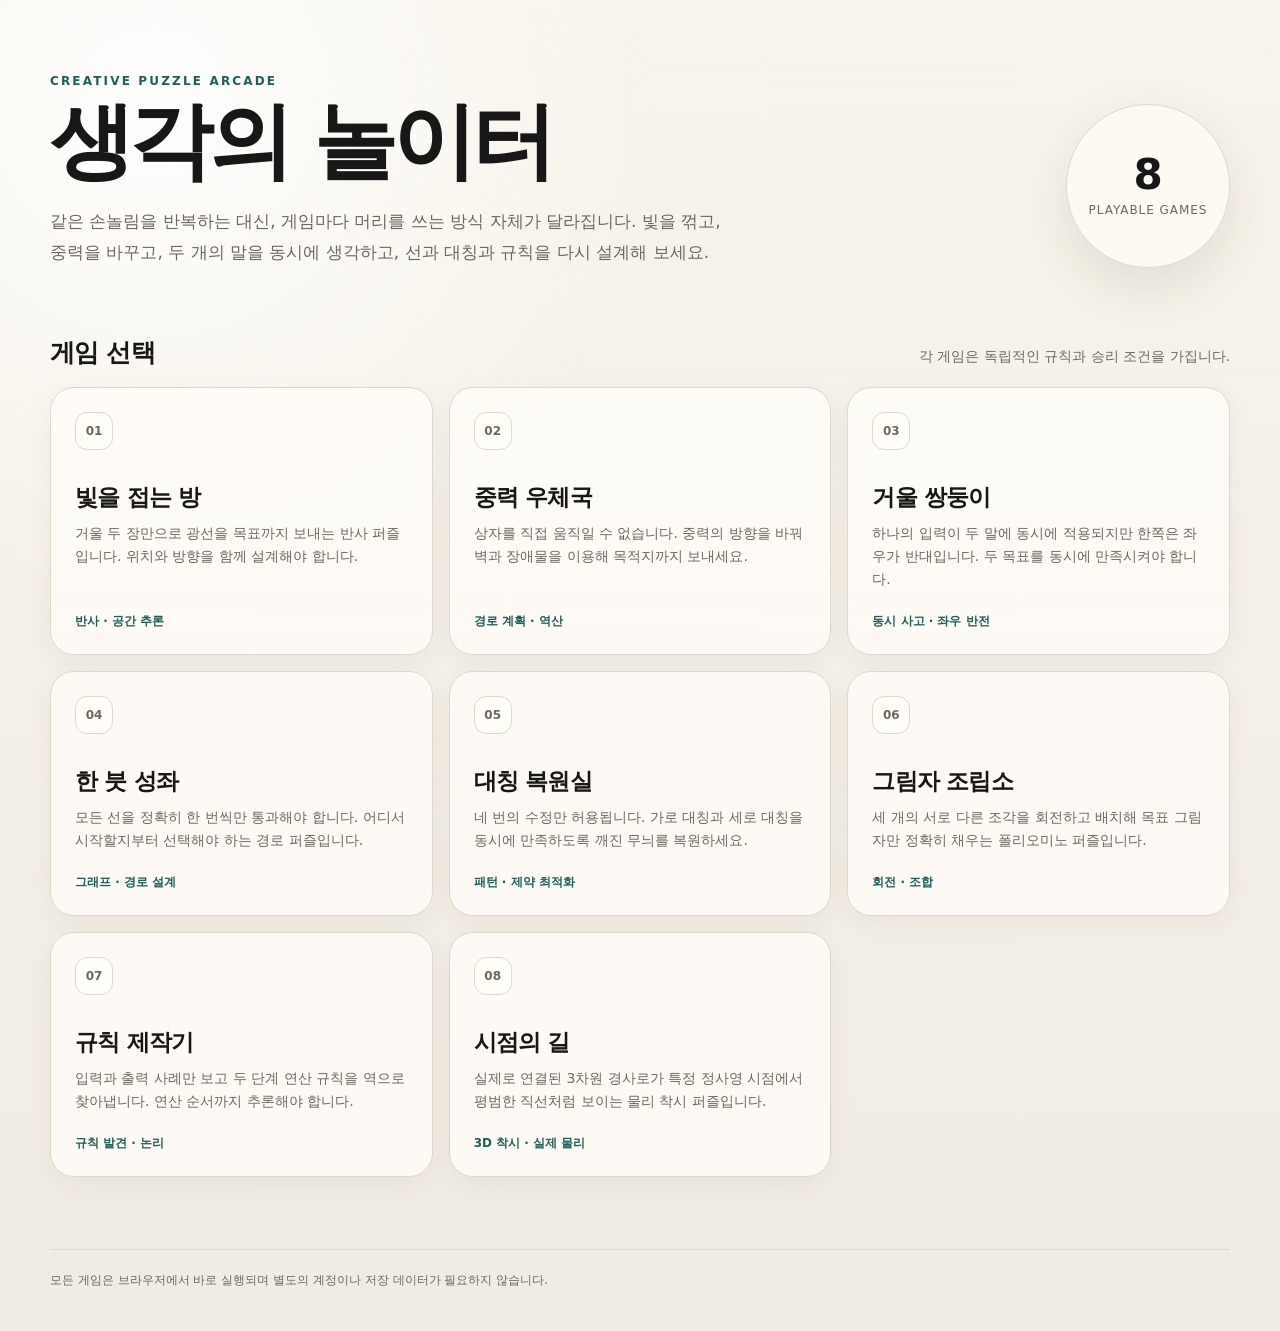
<file: index.html>
<!doctype html>
<html lang="ko">
<head>
  <meta charset="utf-8">
  <meta name="viewport" content="width=device-width,initial-scale=1,viewport-fit=cover">
  <meta name="theme-color" content="#f5f1e8">
  <meta name="description" content="시점, 반사, 중력, 대칭, 경로 설계 등 서로 다른 사고방식을 요구하는 웹 퍼즐 모음">
  <title>생각의 놀이터 | 창의적 웹 퍼즐</title>
  <link rel="stylesheet" href="arcade.css">
  <style>.game-card{color:inherit;text-decoration:none}</style>
</head>
<body>
  <div class="site-shell">
    <header class="hero">
      <div>
        <p class="kicker">CREATIVE PUZZLE ARCADE</p>
        <h1>생각의 놀이터</h1>
        <p class="hero-copy">
          같은 손놀림을 반복하는 대신, 게임마다 머리를 쓰는 방식 자체가 달라집니다.
          빛을 꺾고, 중력을 바꾸고, 두 개의 말을 동시에 생각하고, 선과 대칭과 규칙을 다시 설계해 보세요.
        </p>
      </div>
      <div class="hero-badge" aria-label="총 8개의 게임">
        <div><strong>8</strong><span>PLAYABLE GAMES</span></div>
      </div>
    </header>

    <main>
      <div class="section-head">
        <h2>게임 선택</h2>
        <p>각 게임은 독립적인 규칙과 승리 조건을 가집니다.</p>
      </div>

      <section class="game-grid" aria-label="게임 목록">
        <button class="game-card" type="button" data-game="laser">
          <span class="game-no">01</span>
          <h3>빛을 접는 방</h3>
          <p>거울 두 장만으로 광선을 목표까지 보내는 반사 퍼즐입니다. 위치와 방향을 함께 설계해야 합니다.</p>
          <span class="game-tag">반사 · 공간 추론</span>
        </button>

        <button class="game-card" type="button" data-game="gravity">
          <span class="game-no">02</span>
          <h3>중력 우체국</h3>
          <p>상자를 직접 움직일 수 없습니다. 중력의 방향을 바꿔 벽과 장애물을 이용해 목적지까지 보내세요.</p>
          <span class="game-tag">경로 계획 · 역산</span>
        </button>

        <button class="game-card" type="button" data-game="twins">
          <span class="game-no">03</span>
          <h3>거울 쌍둥이</h3>
          <p>하나의 입력이 두 말에 동시에 적용되지만 한쪽은 좌우가 반대입니다. 두 목표를 동시에 만족시켜야 합니다.</p>
          <span class="game-tag">동시 사고 · 좌우 반전</span>
        </button>

        <button class="game-card" type="button" data-game="constellation">
          <span class="game-no">04</span>
          <h3>한 붓 성좌</h3>
          <p>모든 선을 정확히 한 번씩만 통과해야 합니다. 어디서 시작할지부터 선택해야 하는 경로 퍼즐입니다.</p>
          <span class="game-tag">그래프 · 경로 설계</span>
        </button>

        <button class="game-card" type="button" data-game="symmetry">
          <span class="game-no">05</span>
          <h3>대칭 복원실</h3>
          <p>네 번의 수정만 허용됩니다. 가로 대칭과 세로 대칭을 동시에 만족하도록 깨진 무늬를 복원하세요.</p>
          <span class="game-tag">패턴 · 제약 최적화</span>
        </button>

        <button class="game-card" type="button" data-game="shadow">
          <span class="game-no">06</span>
          <h3>그림자 조립소</h3>
          <p>세 개의 서로 다른 조각을 회전하고 배치해 목표 그림자만 정확히 채우는 폴리오미노 퍼즐입니다.</p>
          <span class="game-tag">회전 · 조합</span>
        </button>

        <button class="game-card" type="button" data-game="machine">
          <span class="game-no">07</span>
          <h3>규칙 제작기</h3>
          <p>입력과 출력 사례만 보고 두 단계 연산 규칙을 역으로 찾아냅니다. 연산 순서까지 추론해야 합니다.</p>
          <span class="game-tag">규칙 발견 · 논리</span>
        </button>

        <a class="game-card" href="perspective.html">
          <span class="game-no">08</span>
          <h3>시점의 길</h3>
          <p>실제로 연결된 3차원 경사로가 특정 정사영 시점에서 평범한 직선처럼 보이는 물리 착시 퍼즐입니다.</p>
          <span class="game-tag">3D 착시 · 실제 물리</span>
        </a>
      </section>
    </main>

    <footer class="site-footer">
      모든 게임은 브라우저에서 바로 실행되며 별도의 계정이나 저장 데이터가 필요하지 않습니다.
    </footer>
  </div>

  <dialog class="game-dialog" id="gameDialog">
    <div class="dialog-shell">
      <header class="dialog-head">
        <div>
          <p class="kicker">PUZZLE</p>
          <h2 id="dialogTitle">게임</h2>
          <p id="dialogDescription"></p>
        </div>
        <button class="close-button" id="closeGame" type="button" aria-label="게임 닫기">×</button>
      </header>
      <div class="game-status" id="gameStatus" aria-live="polite"></div>
      <section class="game-surface" id="gameSurface"></section>
      <footer class="game-actions" id="gameActions"></footer>
    </div>
  </dialog>

  <script type="module" src="arcade.js"></script>
</body>
</html>
</file>
<file: arcade.css>
:root {
  color-scheme: light;
  --bg: #f5f1e8;
  --paper: #fffdf8;
  --ink: #171717;
  --muted: #6d685f;
  --line: #ded7ca;
  --soft: #ece6dc;
  --accent: #1f5f58;
  --accent-2: #a84e32;
  --shadow: 0 18px 50px rgba(46, 39, 29, .10);
}

* { box-sizing: border-box; }

html, body {
  margin: 0;
  min-height: 100%;
  background: var(--bg);
  color: var(--ink);
  font-family: Pretendard, "Noto Sans KR", system-ui, -apple-system, BlinkMacSystemFont, "Segoe UI", sans-serif;
}

body {
  min-height: 100vh;
  background:
    radial-gradient(circle at 12% 8%, rgba(255,255,255,.92), transparent 31rem),
    linear-gradient(180deg, #f8f4eb 0, #f1ece3 100%);
}

button, select { font: inherit; }
button { color: inherit; }

.site-shell {
  width: min(1180px, calc(100% - 36px));
  margin: 0 auto;
}

.hero {
  padding: 74px 0 42px;
  display: grid;
  grid-template-columns: minmax(0, 1fr) auto;
  gap: 32px;
  align-items: end;
}

.kicker {
  margin: 0 0 12px;
  font-size: 12px;
  font-weight: 900;
  letter-spacing: .18em;
  text-transform: uppercase;
  color: var(--accent);
}

.hero h1 {
  margin: 0;
  font-size: clamp(42px, 7vw, 84px);
  line-height: .98;
  letter-spacing: -.055em;
  max-width: 760px;
}

.hero-copy {
  margin: 24px 0 0;
  max-width: 690px;
  color: var(--muted);
  font-size: 17px;
  line-height: 1.8;
}

.hero-badge {
  width: 164px;
  aspect-ratio: 1;
  border: 1px solid var(--line);
  border-radius: 50%;
  background: rgba(255,253,248,.78);
  display: grid;
  place-items: center;
  text-align: center;
  box-shadow: var(--shadow);
}

.hero-badge strong {
  display: block;
  font-size: 42px;
  line-height: 1;
}

.hero-badge span {
  display: block;
  margin-top: 7px;
  color: var(--muted);
  font-size: 12px;
  letter-spacing: .08em;
}

.section-head {
  display: flex;
  justify-content: space-between;
  gap: 24px;
  align-items: baseline;
  margin: 26px 0 18px;
}

.section-head h2 {
  margin: 0;
  font-size: 25px;
  letter-spacing: -.03em;
}

.section-head p {
  margin: 0;
  color: var(--muted);
  font-size: 14px;
}

.game-grid {
  display: grid;
  grid-template-columns: repeat(3, minmax(0, 1fr));
  gap: 16px;
  padding-bottom: 72px;
}

.game-card {
  min-height: 238px;
  padding: 24px;
  border: 1px solid var(--line);
  border-radius: 24px;
  background: rgba(255,253,248,.84);
  box-shadow: 0 8px 26px rgba(53, 45, 33, .05);
  display: flex;
  flex-direction: column;
  cursor: pointer;
  text-align: left;
  transition: transform .18s ease, box-shadow .18s ease, border-color .18s ease;
}

.game-card:hover,
.game-card:focus-visible {
  transform: translateY(-4px);
  border-color: #b8afa1;
  box-shadow: var(--shadow);
  outline: none;
}

.game-no {
  width: 38px;
  height: 38px;
  border: 1px solid var(--line);
  border-radius: 12px;
  display: grid;
  place-items: center;
  font-size: 12px;
  font-weight: 900;
  color: var(--muted);
  background: var(--paper);
}

.game-card h3 {
  margin: 32px 0 9px;
  font-size: 23px;
  letter-spacing: -.035em;
}

.game-card p {
  margin: 0;
  color: var(--muted);
  line-height: 1.65;
  font-size: 14px;
}

.game-tag {
  margin-top: auto;
  padding-top: 22px;
  font-size: 12px;
  font-weight: 800;
  color: var(--accent);
}

.site-footer {
  border-top: 1px solid var(--line);
  padding: 22px 0 42px;
  color: var(--muted);
  font-size: 12px;
}

.game-dialog {
  width: min(1000px, calc(100% - 30px));
  max-height: calc(100vh - 30px);
  border: 1px solid #cfc6b8;
  border-radius: 28px;
  padding: 0;
  background: #fbf8f1;
  color: var(--ink);
  box-shadow: 0 28px 90px rgba(28, 24, 18, .28);
  overflow: hidden;
}

.game-dialog::backdrop {
  background: rgba(24, 21, 17, .54);
  backdrop-filter: blur(7px);
}

.dialog-shell {
  max-height: calc(100vh - 32px);
  display: flex;
  flex-direction: column;
}

.dialog-head {
  display: grid;
  grid-template-columns: 1fr auto;
  gap: 18px;
  align-items: start;
  padding: 24px 26px 20px;
  border-bottom: 1px solid var(--line);
  background: rgba(255,255,255,.42);
}

.dialog-head h2 {
  margin: 4px 0 7px;
  font-size: clamp(25px, 4vw, 36px);
  letter-spacing: -.04em;
}

.dialog-head p {
  margin: 0;
  color: var(--muted);
  line-height: 1.6;
}

.close-button {
  width: 42px;
  height: 42px;
  border: 1px solid var(--line);
  border-radius: 50%;
  background: var(--paper);
  cursor: pointer;
  font-weight: 900;
}

.game-status {
  padding: 10px 26px;
  border-bottom: 1px solid var(--line);
  background: #f0eadf;
  font-size: 13px;
  font-weight: 750;
  color: #4e493f;
}

.game-surface {
  min-height: 470px;
  overflow: auto;
  padding: 28px;
  display: grid;
  place-items: center;
}

.game-actions {
  min-height: 62px;
  padding: 10px 20px;
  border-top: 1px solid var(--line);
  display: flex;
  gap: 10px;
  flex-wrap: wrap;
  align-items: center;
  justify-content: center;
  background: rgba(255,255,255,.36);
}

.action-button,
.game-actions button,
.machine-controls button,
.piece-toolbar button,
.gravity-controls button {
  min-height: 42px;
  padding: 0 16px;
  border: 1px solid #cfc6b8;
  border-radius: 999px;
  background: #fffdf8;
  font-weight: 800;
  cursor: pointer;
}

.action-button:hover,
.game-actions button:hover,
.machine-controls button:hover,
.piece-toolbar button:hover,
.gravity-controls button:hover {
  border-color: #8c8172;
}

.success-panel {
  padding: 18px 20px;
  border: 1px solid #9ebcb6;
  border-radius: 18px;
  background: #e9f3f0;
  color: #204b46;
  font-weight: 800;
  text-align: center;
}

/* 빛을 접는 방 */
.laser-layout {
  width: min(720px, 100%);
  display: grid;
  grid-template-columns: minmax(0, 1fr) 190px;
  gap: 22px;
  align-items: start;
}

.laser-grid {
  display: grid;
  grid-template-columns: repeat(8, 1fr);
  aspect-ratio: 8 / 7;
  border: 1px solid #bdb4a6;
  background: #e7e0d5;
  gap: 1px;
}

.laser-cell {
  position: relative;
  border: 0;
  padding: 0;
  background: #fffdf8;
  cursor: pointer;
  min-width: 0;
}

.laser-cell.rock { background: #3c3a36; cursor: default; }
.laser-cell.source::after,
.laser-cell.goal::after,
.laser-cell.mirror::after {
  position: absolute;
  inset: 0;
  display: grid;
  place-items: center;
  font-weight: 900;
}

.laser-cell.source::after { content: "S"; color: #a8422c; }
.laser-cell.goal::after { content: "G"; color: #1f5f58; }
.laser-cell.mirror.slash::after { content: "/"; font-size: 31px; color: #202020; }
.laser-cell.mirror.backslash::after { content: "\\"; font-size: 31px; color: #202020; }
.laser-cell.beam { box-shadow: inset 0 0 0 4px rgba(201, 75, 44, .30); }
.laser-cell.beam-hit { background: #efe2c5; }

.game-side-note {
  border: 1px solid var(--line);
  border-radius: 18px;
  padding: 16px;
  background: var(--paper);
  color: var(--muted);
  line-height: 1.65;
  font-size: 13px;
}

.game-side-note strong {
  display: block;
  color: var(--ink);
  margin-bottom: 7px;
}

/* 격자형 게임 공통 */
.board-wrap {
  width: min(580px, 100%);
  display: grid;
  gap: 18px;
  justify-items: center;
}

.pixel-board {
  width: min(520px, 100%);
  display: grid;
  border: 1px solid #bdb4a6;
  background: #d8d0c4;
  gap: 1px;
}

.pixel-cell {
  aspect-ratio: 1;
  background: #fffdf8;
  position: relative;
  display: grid;
  place-items: center;
  user-select: none;
}

.pixel-cell.wall { background: #2f2f2d; }
.pixel-cell.goal::after {
  content: "";
  width: 42%;
  height: 42%;
  border-radius: 50%;
  border: 3px solid #1f5f58;
}

.pixel-cell.orb::before,
.pixel-cell.twin-a::before,
.pixel-cell.twin-b::before {
  content: "";
  position: absolute;
  width: 52%;
  height: 52%;
  border-radius: 50%;
}
.pixel-cell.orb::before { background: #b64a31; }
.pixel-cell.twin-a::before { background: #a9442e; }
.pixel-cell.twin-b::before { background: #2e6b73; }
.pixel-cell.goal-a::after,
.pixel-cell.goal-b::after {
  content: "";
  position: absolute;
  width: 60%;
  height: 60%;
  border-radius: 50%;
  border: 2px dashed currentColor;
}
.pixel-cell.goal-a { color: #a9442e; }
.pixel-cell.goal-b { color: #2e6b73; }

.gravity-controls {
  display: grid;
  grid-template-columns: repeat(3, auto);
  grid-template-areas:
    ". up ."
    "left down right";
  gap: 8px;
}
.gravity-controls [data-dir="up"] { grid-area: up; }
.gravity-controls [data-dir="left"] { grid-area: left; }
.gravity-controls [data-dir="down"] { grid-area: down; }
.gravity-controls [data-dir="right"] { grid-area: right; }

/* 한 붓 성좌 */
.constellation-board {
  width: min(620px, 100%);
  aspect-ratio: 1.35;
  position: relative;
  border: 1px solid var(--line);
  border-radius: 24px;
  background: #171b1e;
  overflow: hidden;
}

.constellation-lines {
  position: absolute;
  inset: 0;
  width: 100%;
  height: 100%;
}

.constellation-lines line {
  stroke: #5f676c;
  stroke-width: 3;
  transition: stroke .15s ease, stroke-width .15s ease;
}
.constellation-lines line.used { stroke: #d7b85d; stroke-width: 5; }

.star-node {
  position: absolute;
  width: 28px;
  height: 28px;
  margin: -14px 0 0 -14px;
  padding: 0;
  border: 4px solid #fff;
  border-radius: 50%;
  background: #171b1e;
  cursor: pointer;
  box-shadow: 0 0 0 3px rgba(255,255,255,.08);
}
.star-node.current { background: #d7b85d; border-color: #d7b85d; }

/* 대칭 */
.symmetry-board {
  width: min(520px, 100%);
  display: grid;
  grid-template-columns: repeat(7, 1fr);
  gap: 5px;
}

.symmetry-cell {
  aspect-ratio: 1;
  border: 1px solid #cbc3b7;
  border-radius: 8px;
  background: #fffdf8;
  cursor: pointer;
}
.symmetry-cell.on { background: #223c3a; border-color: #223c3a; }
.symmetry-cell.center-x { box-shadow: inset 1px 0 #a7a096, inset -1px 0 #a7a096; }
.symmetry-cell.center-y { outline: 1px solid #c2baad; }

/* 그림자 조립 */
.shadow-layout {
  width: min(760px, 100%);
  display: grid;
  grid-template-columns: minmax(0, 1fr) 220px;
  gap: 24px;
  align-items: start;
}

.shadow-board {
  display: grid;
  grid-template-columns: repeat(5, 1fr);
  gap: 4px;
  padding: 7px;
  border-radius: 18px;
  background: #d6cec1;
}

.shadow-cell {
  aspect-ratio: 1;
  border: 0;
  border-radius: 7px;
  background: #fffdf8;
  cursor: pointer;
  box-shadow: inset 0 0 0 2px transparent;
}
.shadow-cell.target { box-shadow: inset 0 0 0 2px #8c8172; }
.shadow-cell.filled { background: #2f5e59; }
.shadow-cell.bad { background: #9d4936; }

.piece-toolbar {
  display: grid;
  gap: 10px;
}

.piece-button {
  min-height: 66px !important;
  border-radius: 16px !important;
  text-align: left;
}
.piece-button.selected { border-color: var(--accent); background: #eaf2ef; }
.piece-button small { display: block; color: var(--muted); margin-top: 4px; }

/* 규칙 제작기 */
.machine {
  width: min(720px, 100%);
  display: grid;
  gap: 20px;
}

.examples {
  display: grid;
  grid-template-columns: repeat(4, 1fr);
  gap: 10px;
}

.example-card {
  border: 1px solid var(--line);
  border-radius: 16px;
  padding: 16px 10px;
  background: var(--paper);
  text-align: center;
}
.example-card strong { font-size: 24px; }
.example-card span { display: block; margin-top: 5px; color: var(--muted); font-size: 12px; }

.machine-controls {
  display: grid;
  grid-template-columns: 1fr auto 1fr auto;
  gap: 10px;
  align-items: center;
}
.machine-controls select {
  min-height: 48px;
  border: 1px solid #cfc6b8;
  border-radius: 14px;
  padding: 0 12px;
  background: #fffdf8;
}
.machine-arrow { color: var(--muted); font-weight: 900; }

@media (max-width: 900px) {
  .game-grid { grid-template-columns: repeat(2, minmax(0, 1fr)); }
  .hero { grid-template-columns: 1fr; }
  .hero-badge { width: 130px; }
  .laser-layout,
  .shadow-layout { grid-template-columns: 1fr; }
  .game-side-note { order: -1; }
}

@media (max-width: 620px) {
  .site-shell { width: min(100% - 22px, 1180px); }
  .hero { padding-top: 46px; }
  .hero h1 { font-size: 48px; }
  .hero-copy { font-size: 15px; }
  .game-grid { grid-template-columns: 1fr; }
  .game-card { min-height: 205px; }
  .game-dialog { width: calc(100% - 12px); max-height: calc(100vh - 12px); border-radius: 20px; }
  .dialog-shell { max-height: calc(100vh - 14px); }
  .dialog-head { padding: 18px 18px 16px; }
  .game-status { padding-inline: 18px; }
  .game-surface { min-height: 420px; padding: 18px 12px; }
  .laser-grid { min-height: 310px; }
  .machine-controls { grid-template-columns: 1fr; }
  .machine-arrow { display: none; }
  .examples { grid-template-columns: repeat(2, 1fr); }
}
</file>
